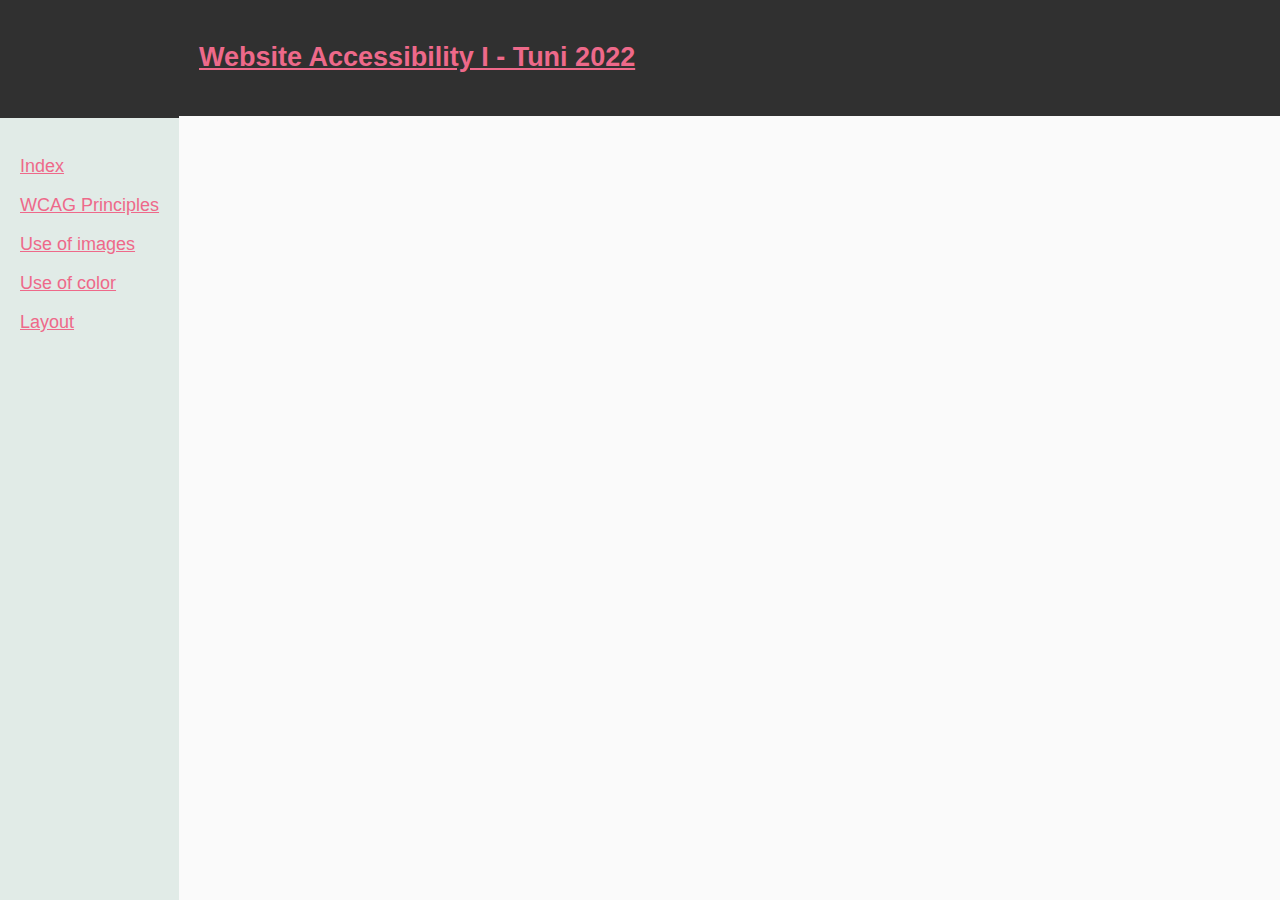
<file: index.html>
<!DOCTYPE html>
<!--[if lt IE 7]>      <html class="no-js lt-ie9 lt-ie8 lt-ie7"> <![endif]-->
<!--[if IE 7]>         <html class="no-js lt-ie9 lt-ie8"> <![endif]-->
<!--[if IE 8]>         <html class="no-js lt-ie9"> <![endif]-->
<!--[if gt IE 8]>      <html class="no-js"> <!--<![endif]-->
<html>
    <head>
        <meta charset="utf-8">
        <meta http-equiv="X-UA-Compatible" content="IE=edge">
        <title></title>
        <meta name="description" content="">
        <meta name="viewport" content="width=device-width, initial-scale=1">
        <link rel="stylesheet" href="styles.css">
        <style>
        </style>
    </head>
    <body>
        <div id="left" class="column" aria-label="Sidebar">
                <div class="top-left"></div>
                <div class="bottom">
                    <p><a href="index.html" class="href">Index</p>
                    <p><a href="wcag.html" class="href">WCAG Principles</p>
                    <p><a href="images.html" class="href">Use of images</a></p>
                    <p><a href="color.html" class="href">Use of color</p>
                    <p><a href="layout.html" class="href">Layout</a></p>
                </div>
            </div>
            <div id="right" class="column" aria-label="Header">
                <div class="top-right">
                    <h2><a href="index.html" class="href">Website Accessibility I - Tuni 2022</a></h2>
           
           
           
                </div>

            
            <div class="bottom-right">
            

  
            <!-- Websites such as <a href="http://colorsafe.co/" class="href">Color Safe</a> and <a href="https://toolness.github.io/accessible-color-matrix/" class="href">Toolness's Accessible Color Matrix</a> provide custom color palettes free-to-use. -->

            </div>
        
            </div>
  </body>
  </html>
</html>
</file>
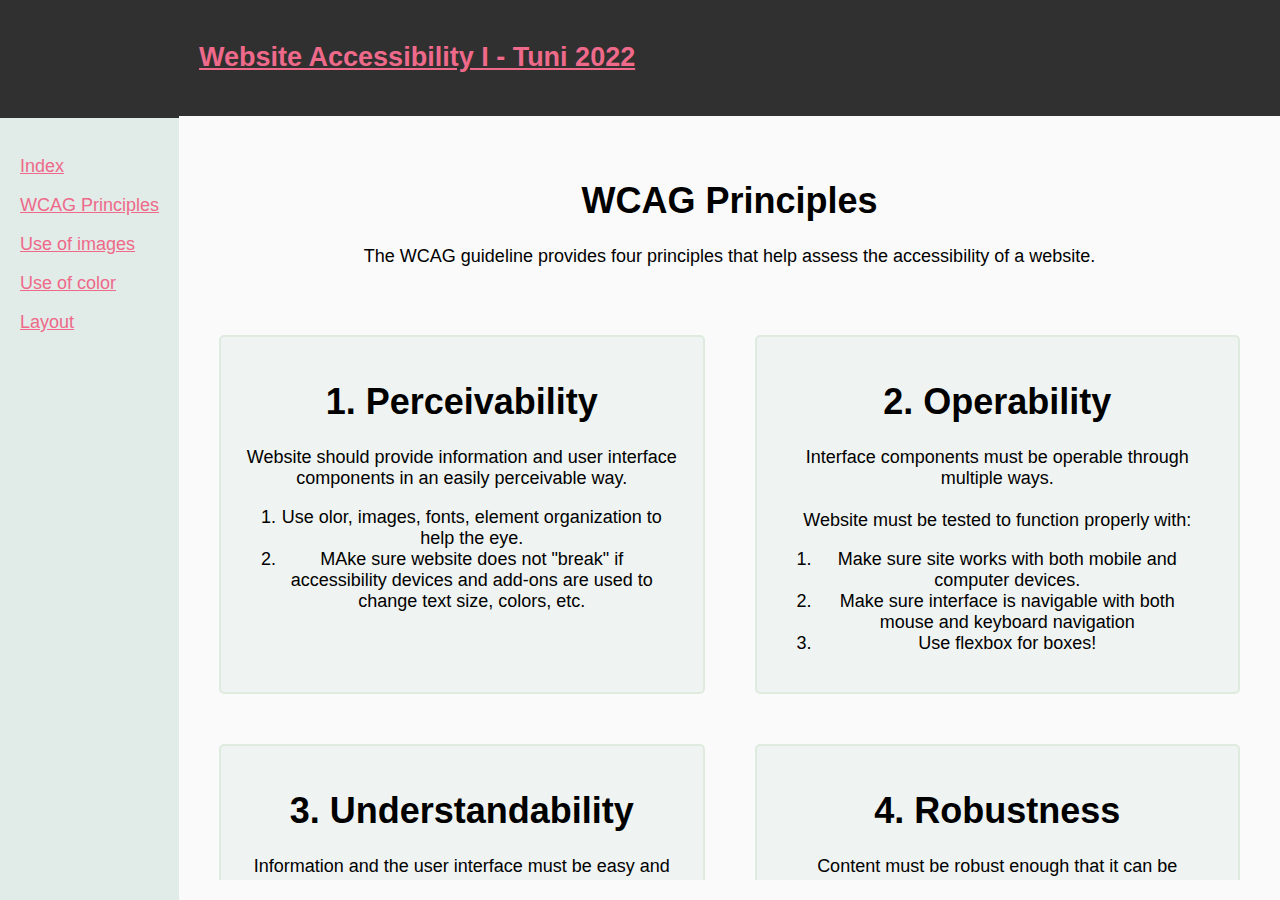
<file: color.html>
<!DOCTYPE html>
<!--[if lt IE 7]>      <html class="no-js lt-ie9 lt-ie8 lt-ie7"> <![endif]-->
<!--[if IE 7]>         <html class="no-js lt-ie9 lt-ie8"> <![endif]-->
<!--[if IE 8]>         <html class="no-js lt-ie9"> <![endif]-->
<!--[if gt IE 8]>      <html class="no-js"> <!--<![endif]-->
<html>
    <head>
        <meta charset="utf-8">
        <meta http-equiv="X-UA-Compatible" content="IE=edge">
        <title></title>
        <meta name="description" content="">
        <meta name="viewport" content="width=device-width, initial-scale=1">
        <link rel="stylesheet" href="styles.css">
        <style>
        </style>
    </head>
    <body>
        <div id="left" class="column">
                <div class="top-left"></div>
                <div class="bottom">
                    <p><a href="index.html" class="href">Index</p>
                    <p><a href="wcag.html" class="href">WCAG Principles</p>
                    <p><a href="images.html" class="href">Use of images</a></p>
                    <p><a href="color.html" class="href">Use of color</p>
                    <p><a href="layout.html" class="href">Layout</a></p>
                </div>
            </div>
            <div id="right" class="column">
                <div class="top-right">
                    <h2><a href="index.html" class="href">Website Accessibility I - Tuni 2022</a></h2>
           
           
           
                </div>

            
            <div class="bottom-right">
                

            <div class="title" style="text-align: center;">
                <h1>WCAG Principles</h1>
                <p>The WCAG guideline provides four principles that help assess the accessibility of a website.</p>
            </div>

                    
            <div class="child">
                <h1>1. Perceivability</h1>
                <p>Website should provide information and user interface components in an easily perceivable way. </p>
                <ol>
                    <li>Use olor, images, fonts, element organization to help the eye.</li>
                    <li>MAke sure website does not "break" if accessibility devices and add-ons are used to change text size, colors, etc.</li>
                </ol>
            </div>
                
            <div class="child">
                <h1>2. Operability</h1>
                <p>Interface components must be operable through multiple ways.<br><br>
                Website must be tested to function properly with:
                <ol>
                    <li>Make sure site works with both mobile and computer devices.</li>
                    <li>Make sure interface is navigable with both mouse and keyboard navigation</li>
                    <li>Use flexbox for boxes!</li>
                </ol>
            </p>
            </div>
                    
            <div class="child">
                <h1>3. Understandability</h1>
                <p>Information and the user interface must be easy and logical for the user to understand.
                    <ol>
                        <li>Use clear, simple language where available.</li>
                        <li>Links must be clear about where they link to.</li>
                        <li>Header must be clear and descriptive.</li>
                    </ol>
                    </p>
            </div>

            <div class="child">
                <h1>4. Robustness</h1>
                <p>Content must be robust enough that it can be interpreted reliably by a wide variety of user agents, including assistive technologies.
                <p>
                    <li>Make sure site is legible with screen-reader and other accessibility devides.</li>
                </p>
            </div>     
            

            <div class="child">
                <h1>Color contrast</h1>
                <img src="images/color_wheel.png" width="60%"><br>
                <span class="caption">A color wheel showcasing the gradient of all different color hues.</span>
                <p>Color contrast helps people with different eyesights navigate the page better.</p>
            </div>     
            <div class="child">
                <h1> Links can be colored.</h1>
                <p>Try hovering over links to notice color change.</p>
            </div>     
            
            <div class="child">
                <h1> Color palette</h1>
                <img src="images/color_palette.jpg" width="60%"><br>
                <span class="caption">A color palette showcasing contrasting shades of pink</span>
                <p>Color paletters are collections of colors that match together visually. Elements of the same type should share a color, for consistent, easy to follow visual style.</p>
            </div>     
            <!-- Websites such as <a href="http://colorsafe.co/" class="href">Color Safe</a> and <a href="https://toolness.github.io/accessible-color-matrix/" class="href">Toolness's Accessible Color Matrix</a> provide custom color palettes free-to-use. -->

            <div class="child">
                <h1>Images should have text alternatives and captions</h1>
                <p>Try hovering over links to notice color change.</p>
            </div>     
    

            <div class="child">
                <h1> Color palette</h1>
                <img src="images/cat.jpg" width="60%"><br>
                <span class="caption">A brown cat jumping over a field of grass.</span>
                <p>Images should be accompanied by text alternatives and captions.</p>
            </div>     


            <div class="child">
                <h1> Color palette</h1>
                <img src="images/cat_animated.gif" width="60%"><br>
                <span class="caption">A fluffy cat opening and closing its paws.</span>
                <p>Videos, gifs and other moving content should avoid flashing colors.</p>
            </div>     

            <div class="child-focus">
                <h1>⚠️ Attention! ⚠️</h1>
                <p>Layout can emphasize content through visual and non-visual methods.</p>
            </div>     

            <div class="child-lessfocus">
                <h1>Additionally</h1>
                <p>Layout can guide the user's eye towards different things on the page. However non-visual assistive techonlogies, must be considered within layout also.</p>
            </div>     
            
            </div>
        
            </div>
  </body>
  </html>
</html>
</file>
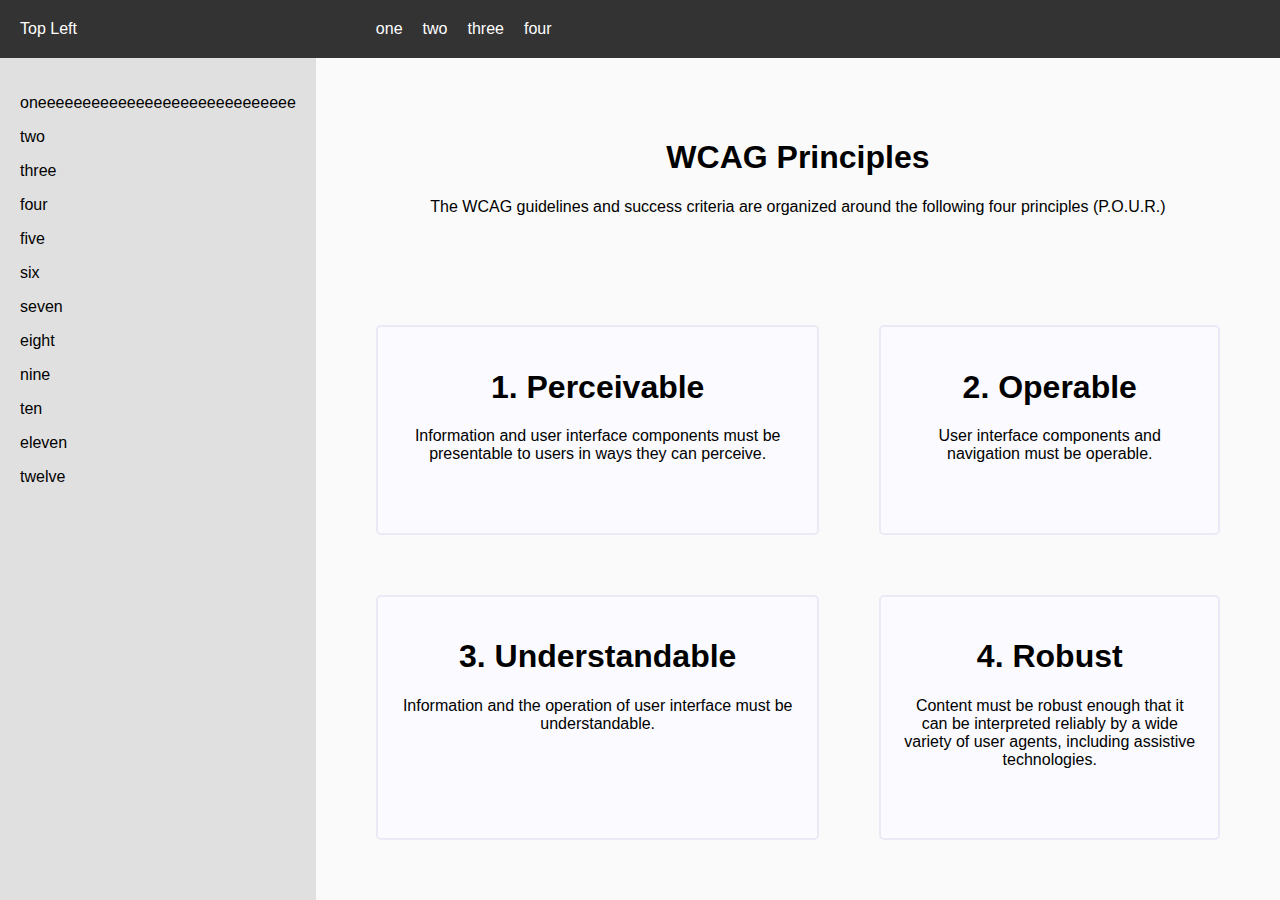
<file: header.html>
<!DOCTYPE html>
<!--[if lt IE 7]>      <html class="no-js lt-ie9 lt-ie8 lt-ie7"> <![endif]-->
<!--[if IE 7]>         <html class="no-js lt-ie9 lt-ie8"> <![endif]-->
<!--[if IE 8]>         <html class="no-js lt-ie9"> <![endif]-->
<!--[if gt IE 8]>      <html class="no-js"> <!--<![endif]-->
<html>
    <head>
        <meta charset="utf-8">
        <meta http-equiv="X-UA-Compatible" content="IE=edge">
        <title></title>
        <meta name="description" content="">
        <meta name="viewport" content="width=device-width, initial-scale=1">
        <link rel="stylesheet" href="">
        <style>
            html {
            height: 100%;
            font-family: sans-serif;
            }
            body {
            background-color: #f3f3f3;
            height: 100%;
            overflow: hidden;
            margin: 0px;
            display: flex;
            }
            .column {
            height: 100%;
            display: flex;
            flex-direction: column;
            }
            #left {
            flex-shrink: 0;
            background-color: rgb(224, 224, 224);
            }
            #right {
            background-color: #fafafa;
            width: 100%;
            }
            .top-left {
            flex-shrink: 0;
            background-color: #333;
            color: white;
            padding: 20px;
            width: 100%;
            }
            .top-right {
            display: inline-flex;
            flex-shrink: 0;
            background-color: #333;
            color: white;
            padding: 20px;
            width: auto;
            }
            .bottom {
            flex-grow: 1;
            overflow-y: auto;
            padding: 20px;
            }

            .bottom-right {
                margin: 40px;
                flex-grow: 1;
                overflow-y: auto;
                padding: 20px;
                grid-template-rows: 1fr, 1fr, 1fr;
                grid-template-rows: 1fr, 1fr;
                display: grid;  
                gap: 60px;    
            }

            .child {
            background-color: rgb(250, 250, 255);
            border: 2px solid  rgb(234, 234, 247);
            border-radius: 5px;
            text-align: center;
            border-radius: 5px;
            padding: 20px;
            }

            .title {
            grid-column: 1 / 3;


            }
            
            ul{
            display: inline-flex;
            list-style: none;
            margin: 0;
            }
            li{
            margin-right: 20px;
            }

            
        </style>
    </head>
    <body>
        <div id="left" class="column">
                <div class="top-left">Top Left</div>
                <div class="bottom">
                    <p>oneeeeeeeeeeeeeeeeeeeeeeeeeeeee</p>
                    <p>two</p>
                    <p>three</p>
                    <p>four</p>
                    <p>five</p>
                    <p>six</p>
                    <p>seven</p>
                    <p>eight</p>
                    <p>nine</p>
                    <p>ten</p>
                    <p>eleven</p>
                    <p>twelve</p>
                </div>
            </div>
            <div id="right" class="column">
                <div class="top-right">
                    <ul>
                        <li>one</li>
                        <li>two</li>
                        <li>three</li>
                        <li>four</li>
                    </ul>
           
           
           
                </div>

            
            <div class="bottom-right">
                

            <div class="title" style="text-align: center;">
                <h1>WCAG Principles</h1>
                <p>The WCAG guidelines and success criteria are organized around the following four principles (P.O.U.R.)</p>
            </div>

                    
            <div class="child">
                <h1>1. Perceivable</h1>
                <p>Information and user interface components must be presentable to users in ways they can perceive.</p>
            </div>
                
            <div class="child">
                <h1>2. Operable</h1>
                <p>User interface components and navigation must be operable.</p>
            </div>
                    
            <div class="child">
                <h1>3. Understandable</h1>
                <p>Information and the operation of user interface must be understandable.</p>
            </div>

            <div class="child">
                <h1>4. Robust</h1>
                <p>Content must be robust enough that it can be interpreted reliably by a wide variety of user agents, including assistive technologies.</p>
            </div>     
            
            
            
            
            
            </div>
        
            </div>
  </body>
  </html>
</html>
</file>
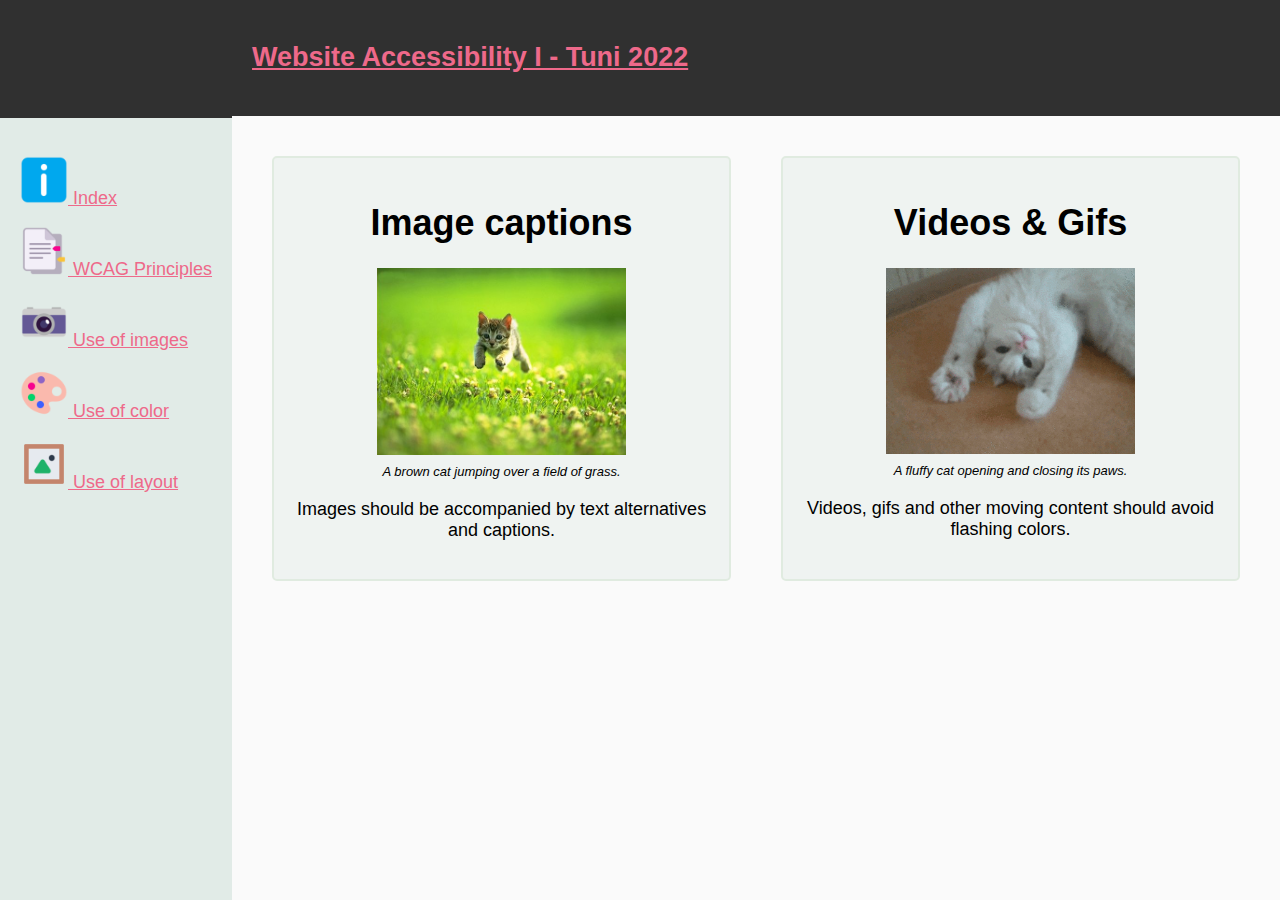
<file: images.html>
<!DOCTYPE html>
<!--[if lt IE 7]>      <html class="no-js lt-ie9 lt-ie8 lt-ie7"> <![endif]-->
<!--[if IE 7]>         <html class="no-js lt-ie9 lt-ie8"> <![endif]-->
<!--[if IE 8]>         <html class="no-js lt-ie9"> <![endif]-->
<!--[if gt IE 8]>      <html class="no-js"> <!--<![endif]-->
<html>
    <head>
        <meta charset="utf-8">
        <meta http-equiv="X-UA-Compatible" content="IE=edge">
        <title></title>
        <meta name="description" content="">
        <meta name="viewport" content="width=device-width, initial-scale=1">
        <link rel="stylesheet" href="styles.css">
        <style>
        </style>
    </head>
    <body>
        <div id="left" class="column" aria-label="Sidebar">
                <div class="top-left"></div>
                <div class="bottom">
                    <p><a href="index.html" class="href"><img src="images/index_icon.png" width="48px"> Index</p>
                    <p><a href="wcag.html" class="href"><img src="images/principles_icon.png" width="48px"> WCAG Principles</p>
                    <p><a href="images.html" class="href"><img src="images/image_icon.png" width="48px"> Use of images</a></p>
                    <p><a href="color.html" class="href"><img src="images/color_icon.png" width="48px"> Use of color</p>
                    <p><a href="layout.html" class="href"><img src="images/layout_icon.png" width="48px"> Use of layout</a></p>
                </div>
            </div>
            <div id="right" class="column"  aria-label="Header">
                <div class="top-right">
                    <h2><a href="index.html" class="href">Website Accessibility I - Tuni 2022</a></h2>
           
           
           
                </div>

            
            <div class="bottom-right" aria-label="Main content">
                

                <div class="child">
                    <h1> Image captions</h1>
                    <img src="images/cat.jpg" width="60%"><br>
                    <span class="caption">A brown cat jumping over a field of grass.</span>
                    <p>Images should be accompanied by text alternatives and captions.</p>
                </div>     
    
    
                <div class="child">
                    <h1> Videos & Gifs</h1>
                    <img src="images/cat_animated.gif" width="60%"><br>
                    <span class="caption">A fluffy cat opening and closing its paws.</span>
                    <p>Videos, gifs and other moving content should avoid flashing colors.</p>
                </div>        
            
            </div>
        
            </div>
  </body>
  </html>
</html>
</file>
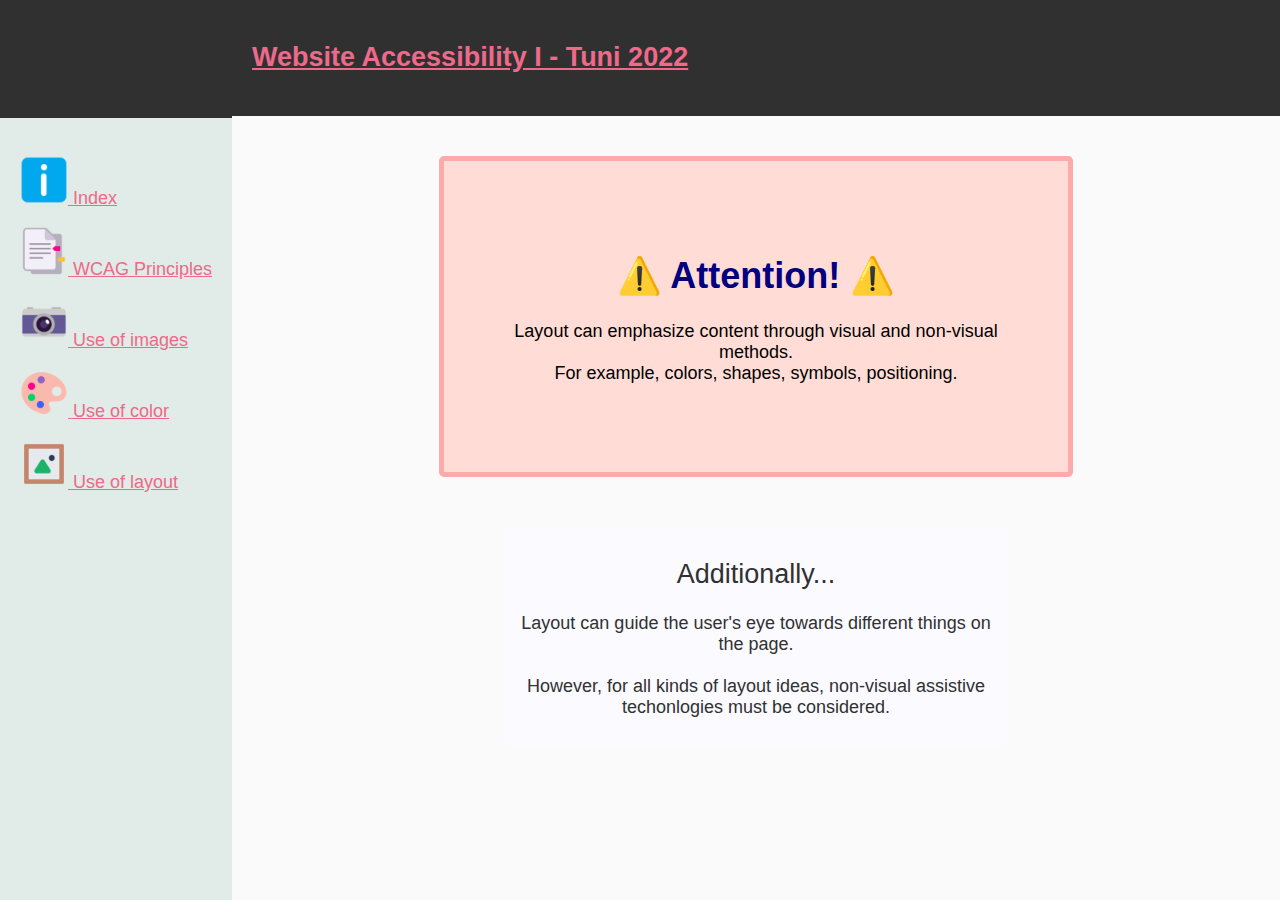
<file: layout.html>
<!DOCTYPE html>
<!--[if lt IE 7]>      <html class="no-js lt-ie9 lt-ie8 lt-ie7"> <![endif]-->
<!--[if IE 7]>         <html class="no-js lt-ie9 lt-ie8"> <![endif]-->
<!--[if IE 8]>         <html class="no-js lt-ie9"> <![endif]-->
<!--[if gt IE 8]>      <html class="no-js"> <!--<![endif]-->
<html>
    <head>
        <meta charset="utf-8">
        <meta http-equiv="X-UA-Compatible" content="IE=edge">
        <title></title>
        <meta name="description" content="">
        <meta name="viewport" content="width=device-width, initial-scale=1">
        <link rel="stylesheet" href="styles.css">
        <style>
        </style>
    </head>
    <body>
        <div id="left" class="column" aria-label="Sidebar">
                <div class="top-left"></div>
                <div class="bottom">
                    <p><a href="index.html" class="href"><img src="images/index_icon.png" width="48px"> Index</p>
                    <p><a href="wcag.html" class="href"><img src="images/principles_icon.png" width="48px"> WCAG Principles</p>
                    <p><a href="images.html" class="href"><img src="images/image_icon.png" width="48px"> Use of images</a></p>
                    <p><a href="color.html" class="href"><img src="images/color_icon.png" width="48px"> Use of color</p>
                    <p><a href="layout.html" class="href"><img src="images/layout_icon.png" width="48px"> Use of layout</a></p>
                </div>
            </div>
            <div id="right" class="column" aria-label="Header">
                <div class="top-right">
                    <h2><a href="index.html" class="href">Website Accessibility I - Tuni 2022</a></h2>
           
           
           
                </div>

            
            <div class="bottom-right" aria-label="Main content">

            <div class="child-focus">
                <grid-example></grid-example>
                <h1 style="color:navy">⚠️ Attention! ⚠️</h1>
                <p>Layout can emphasize content through visual and non-visual methods.<br>For example, colors, shapes, symbols, positioning.</p>
            </div>     

            <div class="child-lessfocus">
                <h2 style="font-weight: normal;">Additionally...</h2>
                <p>Layout can guide the user's eye towards different things on the page.<br><br>However, for all kinds of layout ideas, non-visual assistive techonlogies must be considered.</p>
            </div>     
            
            </div>
        
            </div>
  </body>
  </html>
</html>
</file>
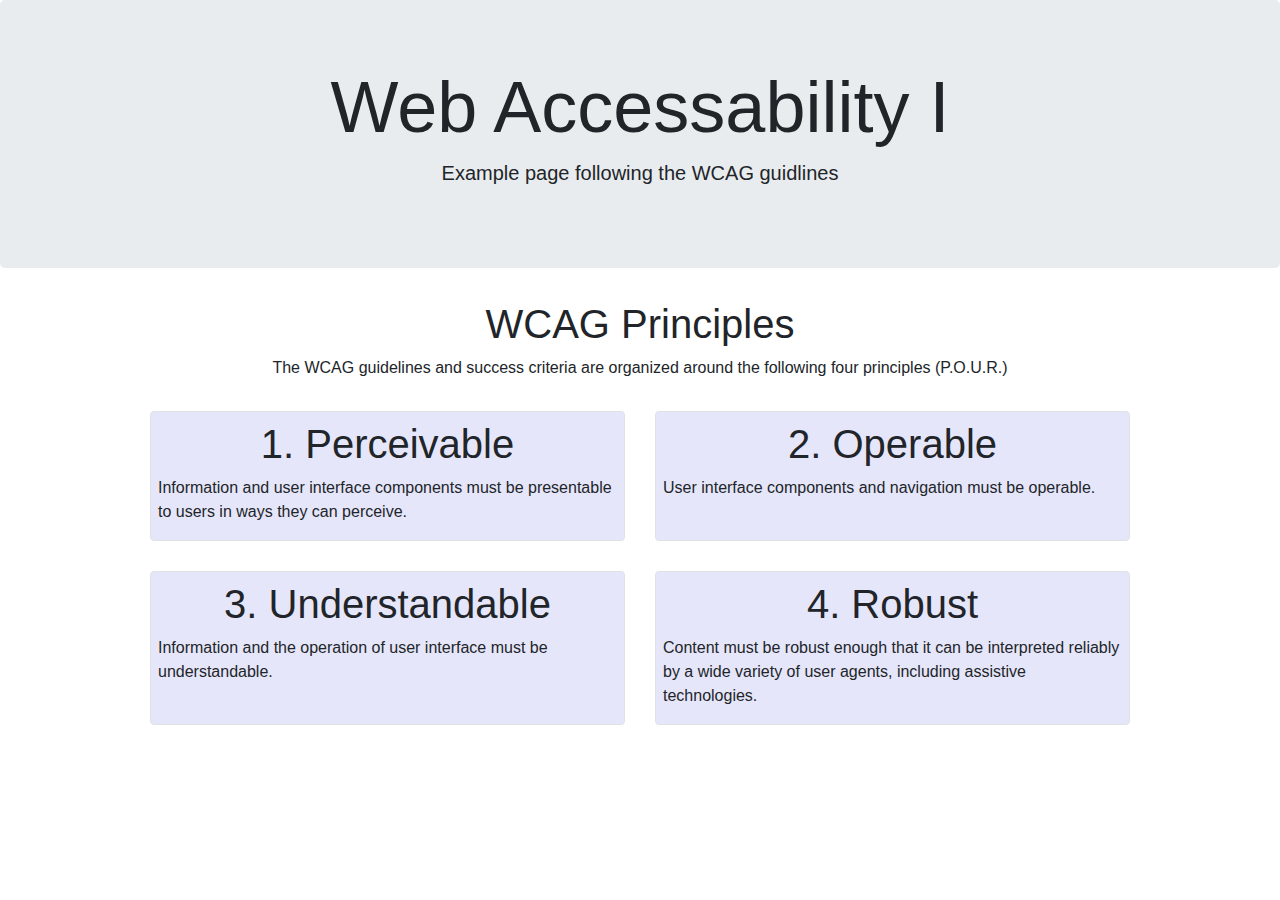
<file: Web accessability.html>
<!DOCTYPE html>
<html lang="en">
    <head>
        <meta charset="utf-8">
        <meta name="viewport" content="width=device-width, initial-scale=1">
        <title>Web accessability</title>
        <!-- Bootstrap CSS -->
        <link rel="stylesheet" href="https://stackpath.bootstrapcdn.com/bootstrap/4.3.1/css/bootstrap.min.css" integrity="sha384-ggOyR0iXCbMQv3Xipma34MD+dH/1fQ784/j6cY/iJTQUOhcWr7x9JvoRxT2MZw1T" crossorigin="anonymous">

            
        <!-- Optional JavaScript -->
        <!-- jQuery first, then Popper.js, then Bootstrap JS -->
        <script src="https://code.jquery.com/jquery-3.3.1.slim.min.js" integrity="sha384-q8i/X+965DzO0rT7abK41JStQIAqVgRVzpbzo5smXKp4YfRvH+8abtTE1Pi6jizo" crossorigin="anonymous"></script>
        <script src="https://cdnjs.cloudflare.com/ajax/libs/popper.js/1.14.7/umd/popper.min.js" integrity="sha384-UO2eT0CpHqdSJQ6hJty5KVphtPhzWj9WO1clHTMGa3JDZwrnQq4sF86dIHNDz0W1" crossorigin="anonymous"></script>
        <script src="https://stackpath.bootstrapcdn.com/bootstrap/4.3.1/js/bootstrap.min.js" integrity="sha384-JjSmVgyd0p3pXB1rRibZUAYoIIy6OrQ6VrjIEaFf/nJGzIxFDsf4x0xIM+B07jRM" crossorigin="anonymous"></script>
        <style>
            #ylapalkki {
                text-align: center;
            }

            .col-sm-5 {
                background-color: lavender;
                position: relative;
                min-height: 1px;
                margin-left: 15px;
                margin-right: 15px;
                margin-top: 15px;
                margin-bottom: 15px;
                padding-left: 7px;
                padding-right: 7px;
                padding-top: 8px;
            }

            h1 {
                text-align: center;
            }

        </style>
    </head>
    <body>

    <div class="jumbotron" id="ylapalkki">
        <h1 class="display-3">Web Accessability I</h1>
        <p class="lead">Example page following the WCAG guidlines</p>
    <!-- <hr class="my-2">
    <p>More info</p>
    <p class="lead">
        <a class="btn btn-primary btn-lg" href="Jumbo action link" role="button">Jumbo action name</a>
        </p> -->
    </div>

    <div class="container" id="sisalto">

        <div class="row justify-content-md-center">
            <div class="col" style="text-align: center;">
            <h1>WCAG Principles</h1>
            <p>The WCAG guidelines and success criteria are organized around the following four principles (P.O.U.R.)</p></div>
        </div>

                
            <div class="row justify-content-md-center">
            
                <div class="col-sm-5 border rounded">
                    <h1>1. Perceivable</h1>
                    <p>Information and user interface components must be presentable to users in ways they can perceive.</p>
                </div>
            
                <div class="col-sm-5 border rounded">
                    <h1>2. Operable</h1>
                    <p>User interface components and navigation must be operable.</p>
                </div>
          </div>
                
            <div class="row justify-content-md-center">
                
                <div class="col-sm-5 border rounded">
                    <h1>3. Understandable</h1>
                    <p>Information and the operation of user interface must be understandable.</p>
                </div>

                <div class="col-sm-5 border rounded">
                    <h1>4. Robust</h1>
                    <p>Content must be robust enough that it can be interpreted reliably by a wide variety of user agents, including assistive technologies.</p>
            </div>
    </div>
            
    </div>


    </body>
</html>
</file>
<file: styles.css>
body {
    font-size:18px;

}


a:link {
color: rgb(238, 105, 138);
}

/* visited link */
a:visited {
color: rgb(192, 132, 182);
}

/* mouse over link */
a:hover {
color: rgb(146, 99, 221);
background-color: rgb(188, 235, 219);
}

.caption {
    font-style: italic;
    font-size: small;
}

/* selected link */
a:active {
color: blue;
}   
html {
height: 100%;
font-family: sans-serif;
}
body {
background-color: #f3f3f3;
height: 100%;
overflow: hidden;
margin: 0px;
display: flex;
}
.column {
height: 100%;
display: flex;
flex-direction: column;
}
#left {
flex-shrink: 0;
background-color: rgb(225, 235, 231);
}
#right {
background-color: #fafafa;
width: 100%;
}
.top-left {
flex-shrink: 0;
background-color: rgb(48, 48, 48);
color: white;
padding: 59px;
width: 100%;
}
.top-right {
display: inline-flex;
flex-shrink: 0;
background-color: rgb(48, 48, 48);
color: white;
padding: 20px;
width: auto;
}
.bottom {
flex-grow: 1;
overflow-y: auto;
padding: 20px;
}

.bottom-right {
    margin: 20px;
    overflow-y: auto;
    padding: 20px;
    flex-direction: row;
    flex-wrap: wrap;
    display: flex;  
    gap: 50px;    

    justify-content: center;
}

.empty {
    background-color: rgb(250, 255, 251);
    border: 2px solid  rgb(234, 247, 237);
    border-radius: 5px;
    text-align: center;
    border-radius: 5px;
    padding: 20px;
    min-width: 40%;
    max-width: 50%;
    flex: 1 1 0px ;
    
    }
    
.child {
background-color: rgb(239, 243, 241);
border: 2px solid  rgb(224, 235, 224);
border-radius: 5px;
text-align: center;
border-radius: 5px;
padding: 20px;
min-width: 40%;
max-width: 50%;
flex: 1 1 0px ;

}

.child-focus {
background-color: rgb(255, 221, 214);
border: 5px solid  rgb(252, 170, 170);
color:rgb(0, 0, 0);
border-radius: 5px;
text-align: center;
padding: 70px;
min-width: 40%;
max-width: 50%;
max-height: fit-content;
}

.child-lessfocus {
background-color: rgb(250, 250, 255);
color:rgb(49, 49, 49);
align-items: inline-flex;
border-radius: 5px;
text-align: center;
padding: 10px;
min-width: 20%;
max-width:  50%
}
    
.title {
    width: 100%;

}

ul{
display: inline-flex;
list-style: none;
margin: 0;
}
li{
margin-right: 20px;
}
</file>
